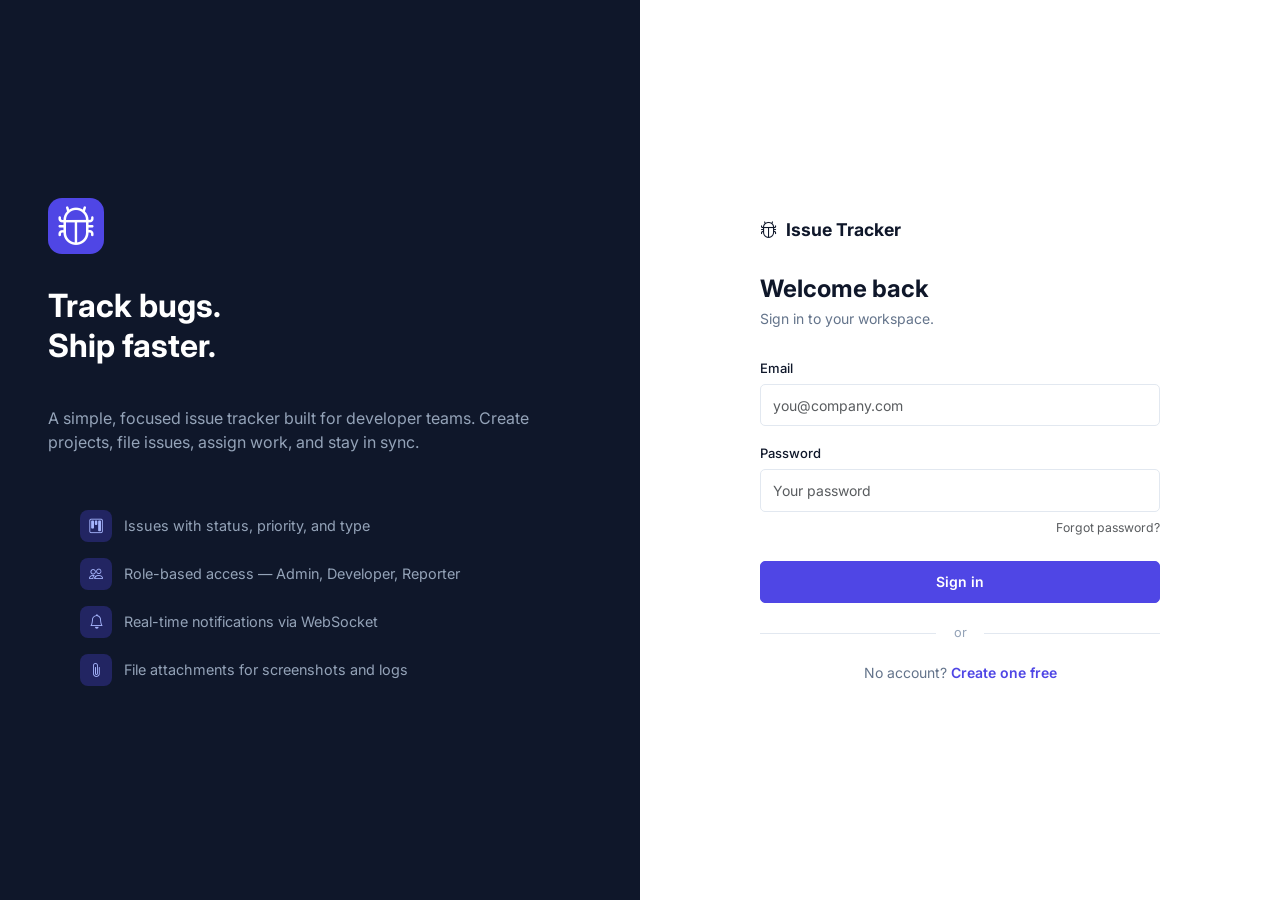
<file: frontend/index.html>
<!DOCTYPE html>
<html lang="en">
<head>
    <meta charset="UTF-8">
    <meta name="viewport" content="width=device-width, initial-scale=1.0">
    <title>Login — Issue Tracker</title>
    <link href="https://cdn.jsdelivr.net/npm/bootstrap@5.3.0/dist/css/bootstrap.min.css" rel="stylesheet">
    <link href="https://cdn.jsdelivr.net/npm/bootstrap-icons@1.11.0/font/bootstrap-icons.css" rel="stylesheet">
    <link rel="stylesheet" href="css/style.css">
</head>
<body>
<div class="auth-page">
    <div class="auth-left">
        <span class="brand-icon"><i class="bi bi-bug"></i></span>
        <h1>Track bugs.<br>Ship faster.</h1>
        <p>A simple, focused issue tracker built for developer teams. Create projects, file issues, assign work, and stay in sync.</p>
        <ul class="auth-features">
            <li><span class="feat-icon"><i class="bi bi-kanban"></i></span> Issues with status, priority, and type</li>
            <li><span class="feat-icon"><i class="bi bi-people"></i></span> Role-based access — Admin, Developer, Reporter</li>
            <li><span class="feat-icon"><i class="bi bi-bell"></i></span> Real-time notifications via WebSocket</li>
            <li><span class="feat-icon"><i class="bi bi-paperclip"></i></span> File attachments for screenshots and logs</li>
        </ul>
    </div>
    <div class="auth-right">
        <div class="auth-form-wrap">
            <a href="index.html" class="auth-logo"><i class="bi bi-bug"></i> Issue Tracker</a>
            <h2>Welcome back</h2>
            <p class="subtitle">Sign in to your workspace.</p>
            <div id="alert-area"></div>
            <form id="loginForm" novalidate>
                <div class="mb-3">
                    <label class="form-label">Email</label>
                    <input type="email" class="form-control" id="email" placeholder="you@company.com" required autocomplete="email">
                </div>
                <div class="mb-1">
                    <label class="form-label">Password</label>
                    <input type="password" class="form-control" id="password" placeholder="Your password" required autocomplete="current-password">
                </div>
                <div class="text-end mb-4">
                    <a href="forgot-password.html" class="text-muted small" style="text-decoration:none;">Forgot password?</a>
                </div>
                <button type="submit" class="btn btn-primary w-100" id="loginBtn">
                    Sign in <span id="spinner" class="spinner-border spinner-border-sm ms-2 d-none"></span>
                </button>
            </form>
            <div class="divider-text">or</div>
            <p class="text-center mb-0" style="font-size:.875rem; color:var(--text-muted);">
                No account? <a href="register.html" style="color:var(--primary); font-weight:600; text-decoration:none;">Create one free</a>
            </p>
        </div>
    </div>
</div>
<script src="https://cdn.jsdelivr.net/npm/bootstrap@5.3.0/dist/js/bootstrap.bundle.min.js"></script>
<script src="js/config.js"></script>
<script>
    if (localStorage.getItem('token')) window.location.href = 'dashboard.html';

    document.getElementById('loginForm').addEventListener('submit', async (e) => {
        e.preventDefault();
        const btn = document.getElementById('loginBtn');
        const spinner = document.getElementById('spinner');
        btn.disabled = true;
        spinner.classList.remove('d-none');
        try {
            const data = await apiFetch('/api/auth/login', {
                method: 'POST',
                body: JSON.stringify({
                    email: document.getElementById('email').value.trim(),
                    password: document.getElementById('password').value
                })
            });
            localStorage.setItem('token', data.token);
            localStorage.setItem('user', JSON.stringify(data.user));
            window.location.href = 'dashboard.html';
        } catch (err) {
            showAlert('alert-area', err.message, 'danger');
            btn.disabled = false;
            spinner.classList.add('d-none');
        }
    });
</script>
</body>
</html>
</file>
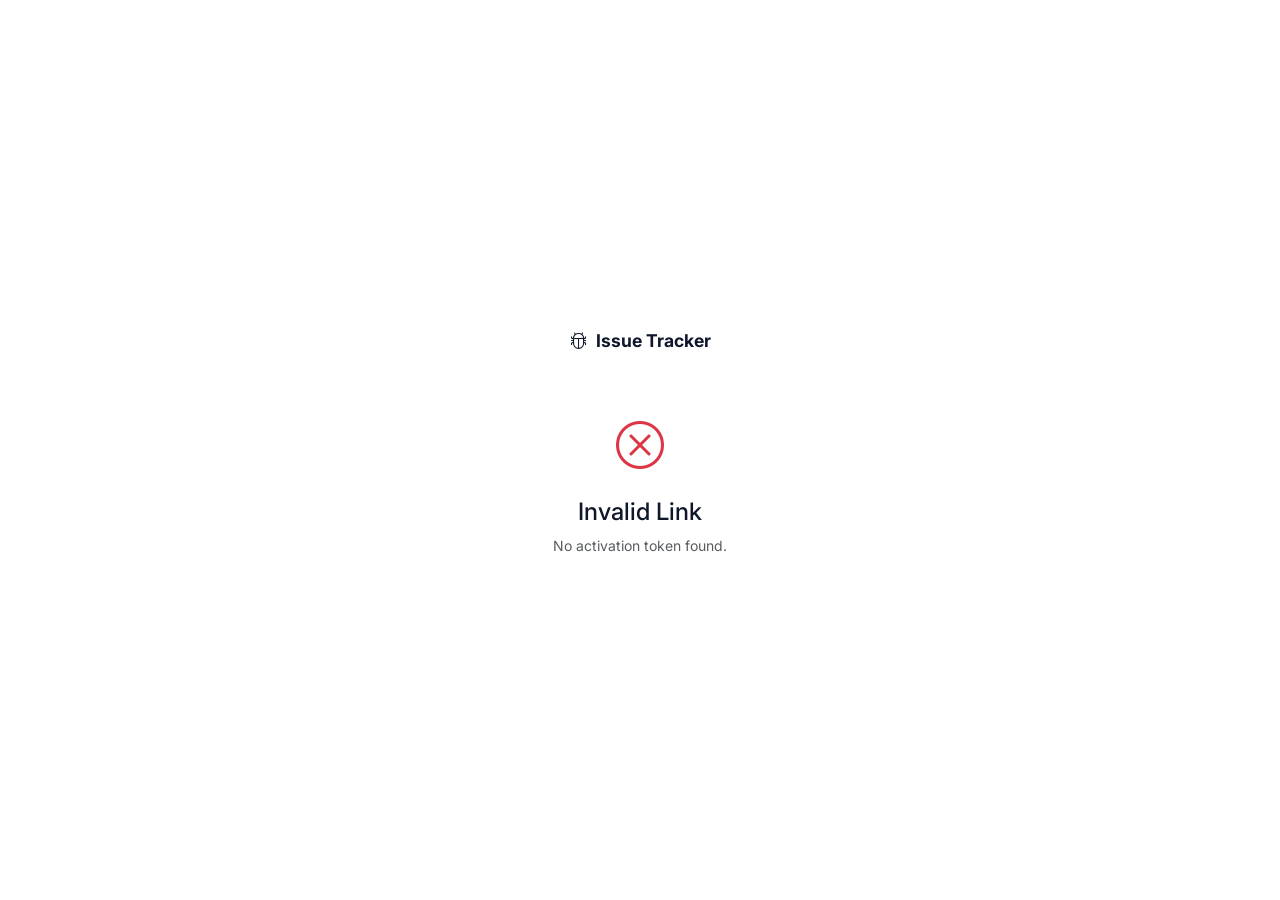
<file: frontend/activate.html>
<!DOCTYPE html>
<html lang="en">
<head>
    <meta charset="UTF-8">
    <meta name="viewport" content="width=device-width, initial-scale=1.0">
    <title>Activate Account — Issue Tracker</title>
    <link href="https://cdn.jsdelivr.net/npm/bootstrap@5.3.0/dist/css/bootstrap.min.css" rel="stylesheet">
    <link href="https://cdn.jsdelivr.net/npm/bootstrap-icons@1.11.0/font/bootstrap-icons.css" rel="stylesheet">
    <link rel="stylesheet" href="css/style.css">
</head>
<body>
<div class="auth-right" style="min-height:100vh; width:100%;">
    <div class="auth-form-wrap text-center">
        <a href="index.html" class="auth-logo" style="justify-content:center;"><i class="bi bi-bug"></i> Issue Tracker</a>
        <div id="result" class="mt-4">
            <div class="spinner-border text-primary" role="status"></div>
            <p class="mt-3 text-muted">Activating your account…</p>
        </div>
    </div>
</div>
<script src="js/config.js"></script>
<script>
    const token = new URLSearchParams(window.location.search).get('token');
    const resultEl = document.getElementById('result');

    if (!token) {
        resultEl.innerHTML = '<i class="bi bi-x-circle text-danger" style="font-size:3rem;"></i><h4 class="mt-3">Invalid Link</h4><p class="text-muted">No activation token found.</p>';
    } else {
        apiFetch('/api/auth/activate?token=' + encodeURIComponent(token))
            .then(() => {
                resultEl.innerHTML = '<i class="bi bi-check-circle text-success" style="font-size:3rem;"></i><h4 class="mt-3">Account Activated!</h4><p class="text-muted">Your account is ready. Redirecting to login…</p>';
                setTimeout(() => window.location.href = 'index.html', 2000);
            })
            .catch(err => {
                resultEl.innerHTML = `<i class="bi bi-x-circle text-danger" style="font-size:3rem;"></i><h4 class="mt-3">Activation Failed</h4><p class="text-muted">${err.message}</p><a href="index.html" class="btn btn-primary mt-2">Go to Login</a>`;
            });
    }
</script>
</body>
</html>
</file>
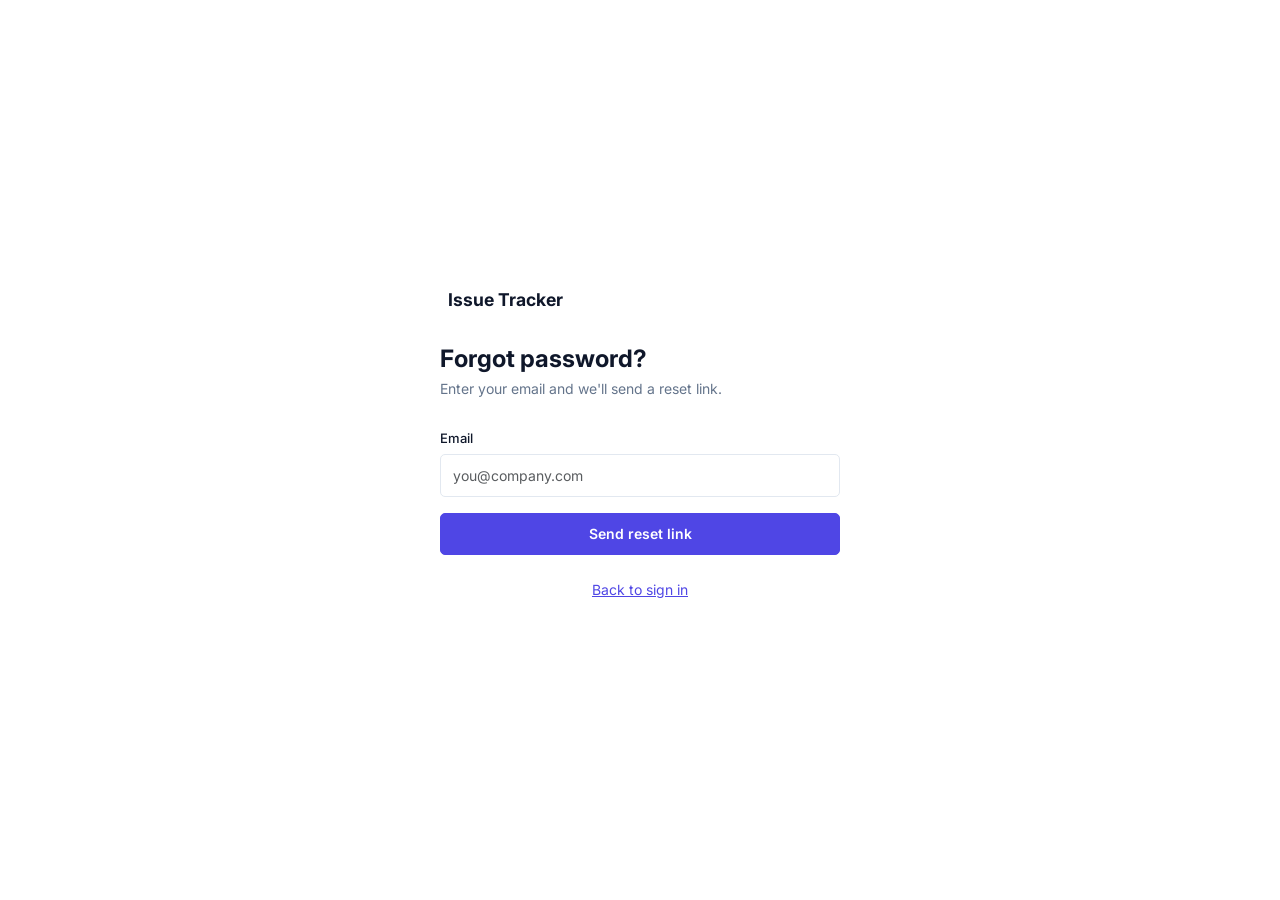
<file: frontend/forgot-password.html>
<!DOCTYPE html>
<html lang="en">
<head>
    <meta charset="UTF-8">
    <meta name="viewport" content="width=device-width, initial-scale=1.0">
    <title>Forgot Password — Issue Tracker</title>
    <link href="https://cdn.jsdelivr.net/npm/bootstrap@5.3.0/dist/css/bootstrap.min.css" rel="stylesheet">
    <link rel="stylesheet" href="css/style.css">
</head>
<body>
<div class="auth-right" style="min-height:100vh; width:100%;">
    <div class="auth-form-wrap">
        <a href="index.html" class="auth-logo"><i class="bi bi-bug"></i> Issue Tracker</a>
        <h2>Forgot password?</h2>
        <p class="subtitle">Enter your email and we'll send a reset link.</p>
        <div id="alert-area"></div>
        <form id="form" novalidate>
            <div class="mb-3">
                <label class="form-label">Email</label>
                <input type="email" class="form-control" id="email" placeholder="you@company.com" required>
            </div>
            <button type="submit" class="btn btn-primary w-100">Send reset link</button>
        </form>
        <p class="text-center mt-4" style="font-size:.875rem;"><a href="index.html" style="color:var(--primary);">Back to sign in</a></p>
    </div>
</div>
<script src="https://cdn.jsdelivr.net/npm/bootstrap@5.3.0/dist/js/bootstrap.bundle.min.js"></script>
<script src="js/config.js"></script>
<script>
    document.getElementById('form').addEventListener('submit', async (e) => {
        e.preventDefault();
        try {
            await apiFetch('/api/auth/forgot-password', { method: 'POST', body: JSON.stringify({ email: document.getElementById('email').value.trim() }) });
            showAlert('alert-area', 'If that email is registered, a reset link has been sent.', 'success');
        } catch (err) { showAlert('alert-area', err.message); }
    });
</script>
</body>
</html>
</file>
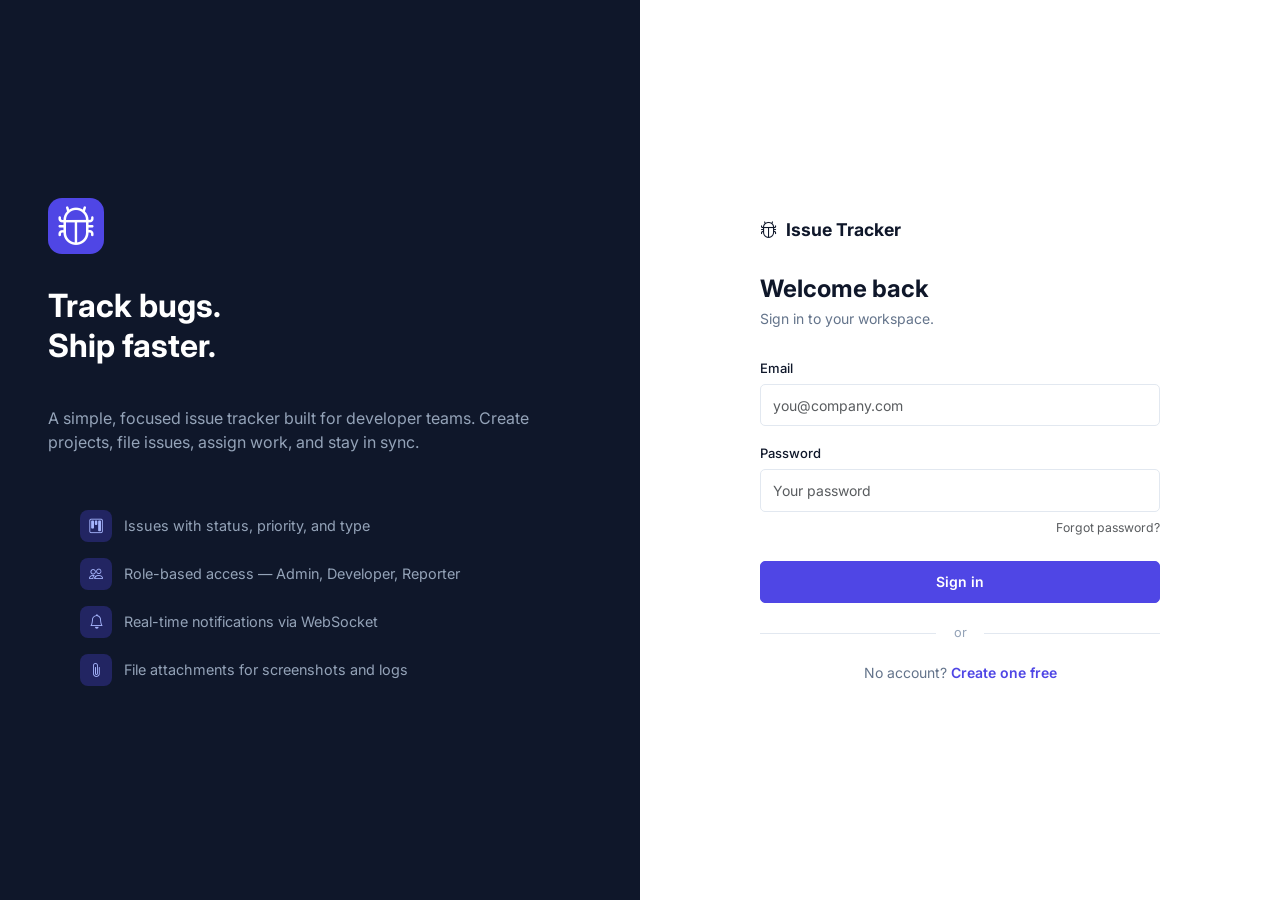
<file: frontend/my-issues.html>
<!DOCTYPE html>
<html lang="en">
<head>
    <meta charset="UTF-8">
    <meta name="viewport" content="width=device-width, initial-scale=1.0">
    <title>My Issues — Issue Tracker</title>
    <link href="https://cdn.jsdelivr.net/npm/bootstrap@5.3.0/dist/css/bootstrap.min.css" rel="stylesheet">
    <link href="https://cdn.jsdelivr.net/npm/bootstrap-icons@1.11.0/font/bootstrap-icons.css" rel="stylesheet">
    <link rel="stylesheet" href="css/style.css">
</head>
<body>
<div class="app-layout">
    <aside class="sidebar">
        <a href="dashboard.html" class="sidebar-brand"><i class="bi bi-bug"></i> Issue Tracker</a>
        <ul class="sidebar-nav">
            <li><a href="dashboard.html"><i class="bi bi-grid-1x2"></i> Dashboard</a></li>
            <li><a href="projects.html"><i class="bi bi-folder"></i> Projects</a></li>
            <li><a href="my-issues.html" class="active"><i class="bi bi-list-check"></i> My Issues</a></li>
            <li><a href="admin.html" id="adminLink" style="display:none;"><i class="bi bi-shield-check"></i> Admin</a></li>
        </ul>
        <div class="sidebar-user">
            <div class="user-avatar" id="sidebarAvatar">?</div>
            <div class="user-info">
                <div class="user-name" id="sidebarName">Loading…</div>
                <div class="user-role" id="sidebarRole"></div>
            </div>
            <button class="btn-icon" onclick="logout()" title="Sign out"><i class="bi bi-box-arrow-right" style="color:#475569;"></i></button>
        </div>
    </aside>

    <div class="main-content">
        <div class="topbar">
            <h1>My Issues</h1>
            <div class="d-flex gap-2">
                <button class="btn btn-sm" id="tabAssigned" onclick="showTab('assigned')" style="background:var(--primary); color:white; border:none; border-radius:5px; padding:.3rem .75rem; font-size:.8rem;">Assigned to Me</button>
                <button class="btn btn-sm" id="tabReported" onclick="showTab('reported')" style="background:none; border:1px solid var(--border); border-radius:5px; padding:.3rem .75rem; font-size:.8rem; color:var(--text-muted);">Reported by Me</button>
            </div>
        </div>
        <div class="page-body">
            <div class="card">
                <div class="card-body p-0">
                    <table class="issue-table w-100">
                        <thead>
                            <tr>
                                <th style="width:80px;">Type</th>
                                <th>Title</th>
                                <th style="width:100px;">Project</th>
                                <th style="width:110px;">Status</th>
                                <th style="width:90px;">Priority</th>
                                <th style="width:90px;">Created</th>
                            </tr>
                        </thead>
                        <tbody id="issuesBody">
                            <tr><td colspan="6" class="text-center py-4"><div class="spinner-border spinner-border-sm"></div></td></tr>
                        </tbody>
                    </table>
                </div>
            </div>
        </div>
    </div>
</div>
<script src="https://cdn.jsdelivr.net/npm/bootstrap@5.3.0/dist/js/bootstrap.bundle.min.js"></script>
<script src="js/config.js"></script>
<script src="js/my-issues.js"></script>
</body>
</html>
</file>
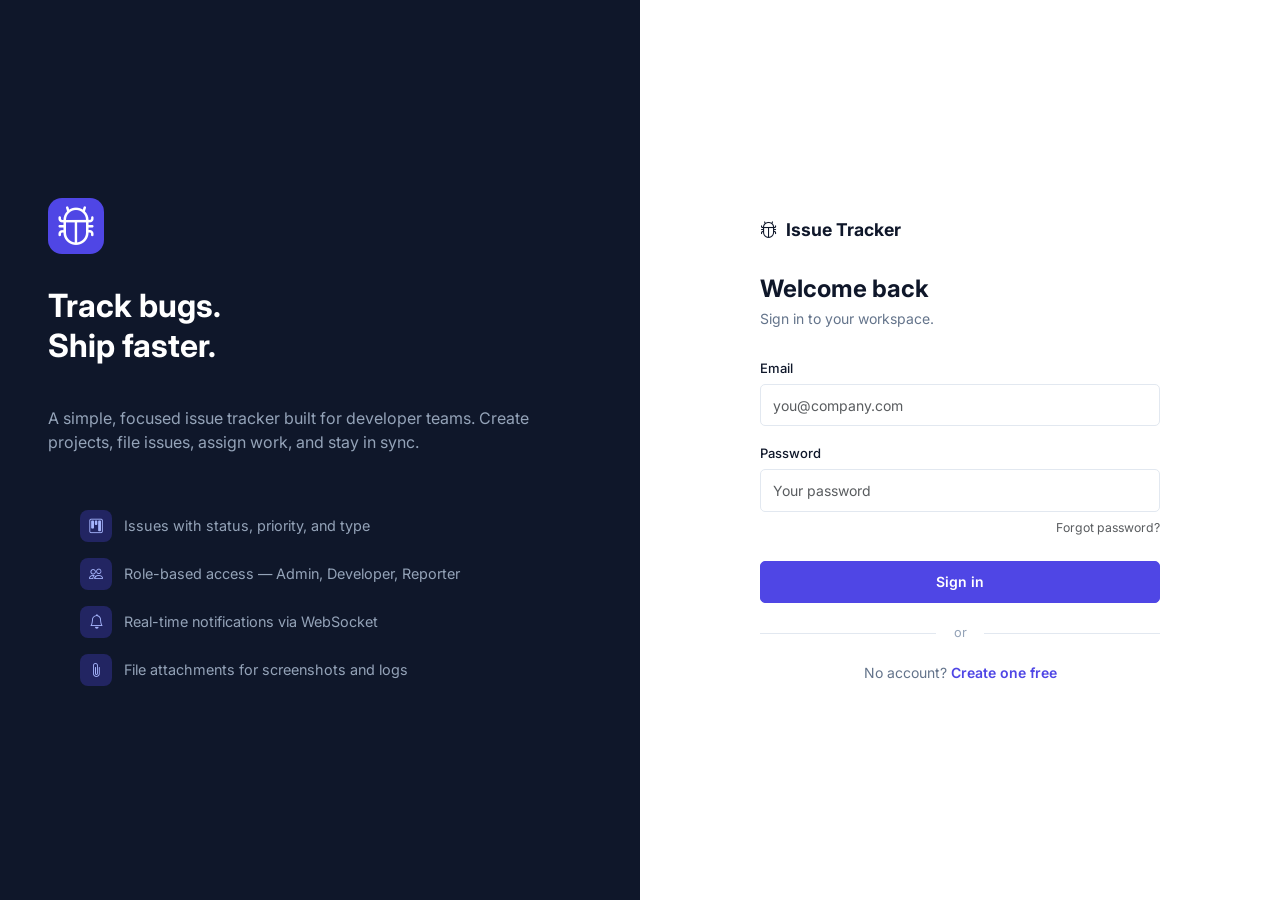
<file: frontend/project-detail.html>
<!DOCTYPE html>
<html lang="en">
<head>
    <meta charset="UTF-8">
    <meta name="viewport" content="width=device-width, initial-scale=1.0">
    <title>Project — Issue Tracker</title>
    <link href="https://cdn.jsdelivr.net/npm/bootstrap@5.3.0/dist/css/bootstrap.min.css" rel="stylesheet">
    <link href="https://cdn.jsdelivr.net/npm/bootstrap-icons@1.11.0/font/bootstrap-icons.css" rel="stylesheet">
    <link rel="stylesheet" href="css/style.css">
</head>
<body>
<div class="app-layout">
    <aside class="sidebar">
        <a href="dashboard.html" class="sidebar-brand"><i class="bi bi-bug"></i> Issue Tracker</a>
        <ul class="sidebar-nav">
            <li><a href="dashboard.html"><i class="bi bi-grid-1x2"></i> Dashboard</a></li>
            <li><a href="projects.html" class="active"><i class="bi bi-folder"></i> Projects</a></li>
            <li><a href="my-issues.html"><i class="bi bi-list-check"></i> My Issues</a></li>
            <li><a href="admin.html" id="adminLink" style="display:none;"><i class="bi bi-shield-check"></i> Admin</a></li>
        </ul>
        <div class="sidebar-user">
            <div class="user-avatar" id="sidebarAvatar">?</div>
            <div class="user-info">
                <div class="user-name" id="sidebarName">Loading…</div>
                <div class="user-role" id="sidebarRole"></div>
            </div>
            <button class="btn-icon" onclick="logout()" title="Sign out"><i class="bi bi-box-arrow-right" style="color:#475569;"></i></button>
        </div>
    </aside>

    <div class="main-content">
        <div class="topbar">
            <div>
                <span style="font-size:.8rem; color:var(--text-muted);"><a href="projects.html" style="color:var(--text-muted); text-decoration:none;">Projects</a> /</span>
                <span id="topbarProjectName" style="font-weight:600; font-size:.95rem;"> Loading…</span>
            </div>
            <div class="d-flex gap-2">
                <button class="btn btn-sm btn-outline-primary" data-bs-toggle="modal" data-bs-target="#addMemberModal">
                    <i class="bi bi-person-plus me-1"></i>Add Member
                </button>
                <button class="btn btn-sm btn-primary" data-bs-toggle="modal" data-bs-target="#newIssueModal">
                    <i class="bi bi-plus me-1"></i>New Issue
                </button>
            </div>
        </div>

        <div class="page-body">
            <div id="alert-area"></div>

            <!-- Project header -->
            <div class="mb-3 d-flex align-items-center gap-2 flex-wrap">
                <span class="project-key" id="projectKeyBadge">—</span>
                <span id="projectDesc" class="text-muted" style="font-size:.85rem;"></span>
            </div>

            <!-- Members -->
            <div class="mb-3" id="membersRow" style="font-size:.8rem; color:var(--text-muted);"></div>

            <!-- Filters -->
            <div class="filter-bar">
                <select class="form-select" id="filterStatus" style="width:auto;">
                    <option value="">All Statuses</option>
                    <option value="OPEN">Open</option>
                    <option value="IN_PROGRESS">In Progress</option>
                    <option value="IN_REVIEW">In Review</option>
                    <option value="RESOLVED">Resolved</option>
                    <option value="CLOSED">Closed</option>
                </select>
                <select class="form-select" id="filterPriority" style="width:auto;">
                    <option value="">All Priorities</option>
                    <option value="CRITICAL">Critical</option>
                    <option value="HIGH">High</option>
                    <option value="MEDIUM">Medium</option>
                    <option value="LOW">Low</option>
                </select>
                <select class="form-select" id="filterType" style="width:auto;">
                    <option value="">All Types</option>
                    <option value="BUG">Bug</option>
                    <option value="FEATURE">Feature</option>
                    <option value="TASK">Task</option>
                    <option value="IMPROVEMENT">Improvement</option>
                </select>
                <input type="text" class="form-control" id="filterSearch" placeholder="Search issues…" style="width:200px;">
            </div>

            <!-- Issues table -->
            <div class="card">
                <div class="card-body p-0">
                    <table class="issue-table w-100">
                        <thead>
                            <tr>
                                <th style="width:80px;">Type</th>
                                <th>Title</th>
                                <th style="width:110px;">Status</th>
                                <th style="width:90px;">Priority</th>
                                <th style="width:120px;">Assignee</th>
                                <th style="width:90px;">Created</th>
                                <th style="width:60px;"></th>
                            </tr>
                        </thead>
                        <tbody id="issuesTableBody">
                            <tr><td colspan="7" class="text-center py-4 text-muted"><div class="spinner-border spinner-border-sm"></div></td></tr>
                        </tbody>
                    </table>
                </div>
            </div>
        </div>
    </div>
</div>

<!-- New Issue Modal -->
<div class="modal fade" id="newIssueModal" tabindex="-1">
    <div class="modal-dialog modal-lg">
        <div class="modal-content">
            <div class="modal-header">
                <h5 class="modal-title">Create Issue</h5>
                <button type="button" class="btn-close" data-bs-dismiss="modal"></button>
            </div>
            <div class="modal-body">
                <div id="issue-modal-alert"></div>
                <div class="mb-3">
                    <label class="form-label">Title <span class="text-danger">*</span></label>
                    <input type="text" class="form-control" id="issueTitle" placeholder="Short description of the issue">
                </div>
                <div class="mb-3">
                    <label class="form-label">Description</label>
                    <textarea class="form-control" id="issueDescription" rows="4" placeholder="Steps to reproduce, expected vs actual behavior…"></textarea>
                </div>
                <div class="row g-3">
                    <div class="col-sm-4">
                        <label class="form-label">Type</label>
                        <select class="form-select" id="issueType">
                            <option value="BUG">🐛 Bug</option>
                            <option value="FEATURE">✨ Feature</option>
                            <option value="TASK">✓ Task</option>
                            <option value="IMPROVEMENT">⬆ Improvement</option>
                        </select>
                    </div>
                    <div class="col-sm-4">
                        <label class="form-label">Priority</label>
                        <select class="form-select" id="issuePriority">
                            <option value="LOW">↓ Low</option>
                            <option value="MEDIUM" selected>→ Medium</option>
                            <option value="HIGH">↑ High</option>
                            <option value="CRITICAL">⚡ Critical</option>
                        </select>
                    </div>
                    <div class="col-sm-4">
                        <label class="form-label">Assignee</label>
                        <select class="form-select" id="issueAssignee">
                            <option value="">Unassigned</option>
                        </select>
                    </div>
                </div>
            </div>
            <div class="modal-footer">
                <button class="btn btn-sm btn-outline-secondary" data-bs-dismiss="modal">Cancel</button>
                <button class="btn btn-sm btn-primary" id="createIssueBtn">Create Issue</button>
            </div>
        </div>
    </div>
</div>

<!-- Add Member Modal -->
<div class="modal fade" id="addMemberModal" tabindex="-1">
    <div class="modal-dialog modal-sm">
        <div class="modal-content">
            <div class="modal-header">
                <h5 class="modal-title">Add Member</h5>
                <button type="button" class="btn-close" data-bs-dismiss="modal"></button>
            </div>
            <div class="modal-body">
                <div id="member-modal-alert"></div>
                <label class="form-label">Email address</label>
                <input type="email" class="form-control" id="memberEmail" placeholder="colleague@company.com">
            </div>
            <div class="modal-footer">
                <button class="btn btn-sm btn-outline-secondary" data-bs-dismiss="modal">Cancel</button>
                <button class="btn btn-sm btn-primary" id="addMemberBtn">Add</button>
            </div>
        </div>
    </div>
</div>

<script src="https://cdn.jsdelivr.net/npm/bootstrap@5.3.0/dist/js/bootstrap.bundle.min.js"></script>
<script src="js/config.js"></script>
<script src="js/project-detail.js"></script>
</body>
</html>
</file>
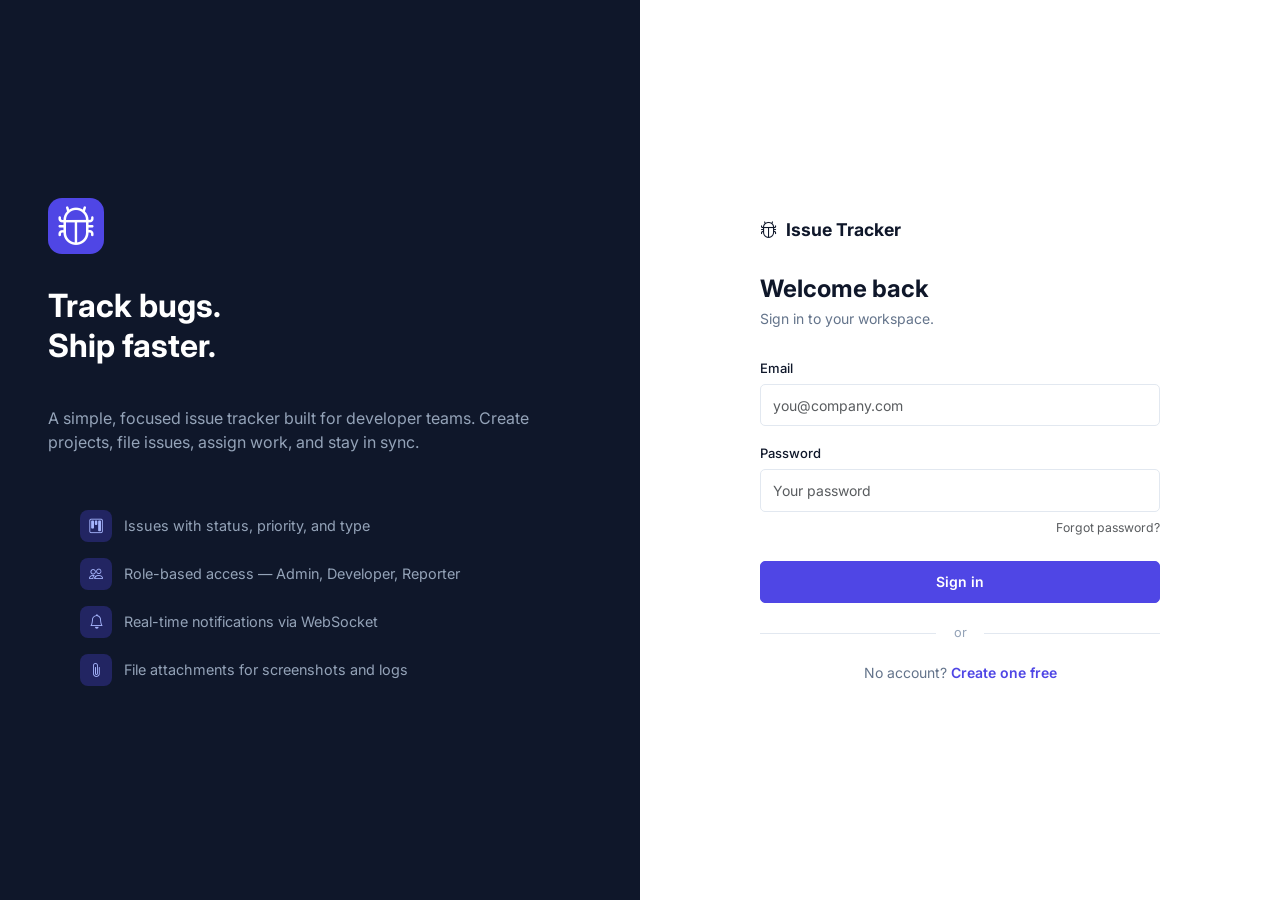
<file: frontend/projects.html>
<!DOCTYPE html>
<html lang="en">
<head>
    <meta charset="UTF-8">
    <meta name="viewport" content="width=device-width, initial-scale=1.0">
    <title>Projects — Issue Tracker</title>
    <link href="https://cdn.jsdelivr.net/npm/bootstrap@5.3.0/dist/css/bootstrap.min.css" rel="stylesheet">
    <link href="https://cdn.jsdelivr.net/npm/bootstrap-icons@1.11.0/font/bootstrap-icons.css" rel="stylesheet">
    <link rel="stylesheet" href="css/style.css">
</head>
<body>
<div class="app-layout">
    <aside class="sidebar">
        <a href="dashboard.html" class="sidebar-brand"><i class="bi bi-bug"></i> Issue Tracker</a>
        <ul class="sidebar-nav">
            <li><a href="dashboard.html"><i class="bi bi-grid-1x2"></i> Dashboard</a></li>
            <li><a href="projects.html" class="active"><i class="bi bi-folder"></i> Projects</a></li>
            <li><a href="my-issues.html"><i class="bi bi-list-check"></i> My Issues</a></li>
            <li><a href="admin.html" id="adminLink" style="display:none;"><i class="bi bi-shield-check"></i> Admin</a></li>
        </ul>
        <div class="sidebar-user">
            <div class="user-avatar" id="sidebarAvatar">?</div>
            <div class="user-info">
                <div class="user-name" id="sidebarName">Loading…</div>
                <div class="user-role" id="sidebarRole"></div>
            </div>
            <button class="btn-icon" onclick="logout()" title="Sign out"><i class="bi bi-box-arrow-right" style="color:#475569;"></i></button>
        </div>
    </aside>

    <div class="main-content">
        <div class="topbar">
            <h1>Projects</h1>
            <button class="btn btn-primary btn-sm" data-bs-toggle="modal" data-bs-target="#newProjectModal">
                <i class="bi bi-plus me-1"></i>New Project
            </button>
        </div>
        <div class="page-body">
            <div id="alert-area"></div>
            <div class="row g-3" id="projectsGrid">
                <div class="col-12 text-center text-muted py-4"><div class="spinner-border spinner-border-sm"></div></div>
            </div>
        </div>
    </div>
</div>

<!-- New Project Modal -->
<div class="modal fade" id="newProjectModal" tabindex="-1">
    <div class="modal-dialog">
        <div class="modal-content">
            <div class="modal-header">
                <h5 class="modal-title">Create New Project</h5>
                <button type="button" class="btn-close" data-bs-dismiss="modal"></button>
            </div>
            <div class="modal-body">
                <div id="modal-alert"></div>
                <div class="mb-3">
                    <label class="form-label">Project Name</label>
                    <input type="text" class="form-control" id="projectName" placeholder="e.g. Mobile App">
                </div>
                <div class="mb-3">
                    <label class="form-label">Project Key <span class="text-muted" style="font-size:.75rem;">(2–10 uppercase letters, e.g. MOBILE)</span></label>
                    <input type="text" class="form-control" id="projectKey" placeholder="MOBILE" style="font-family:monospace; text-transform:uppercase;">
                </div>
                <div class="mb-3">
                    <label class="form-label">Description <span class="text-muted" style="font-size:.75rem;">(optional)</span></label>
                    <textarea class="form-control" id="projectDesc" rows="2" placeholder="What is this project about?"></textarea>
                </div>
            </div>
            <div class="modal-footer">
                <button class="btn btn-sm btn-outline-secondary" data-bs-dismiss="modal">Cancel</button>
                <button class="btn btn-sm btn-primary" id="createProjectBtn">Create Project</button>
            </div>
        </div>
    </div>
</div>

<script src="https://cdn.jsdelivr.net/npm/bootstrap@5.3.0/dist/js/bootstrap.bundle.min.js"></script>
<script src="js/config.js"></script>
<script src="js/projects.js"></script>
</body>
</html>
</file>
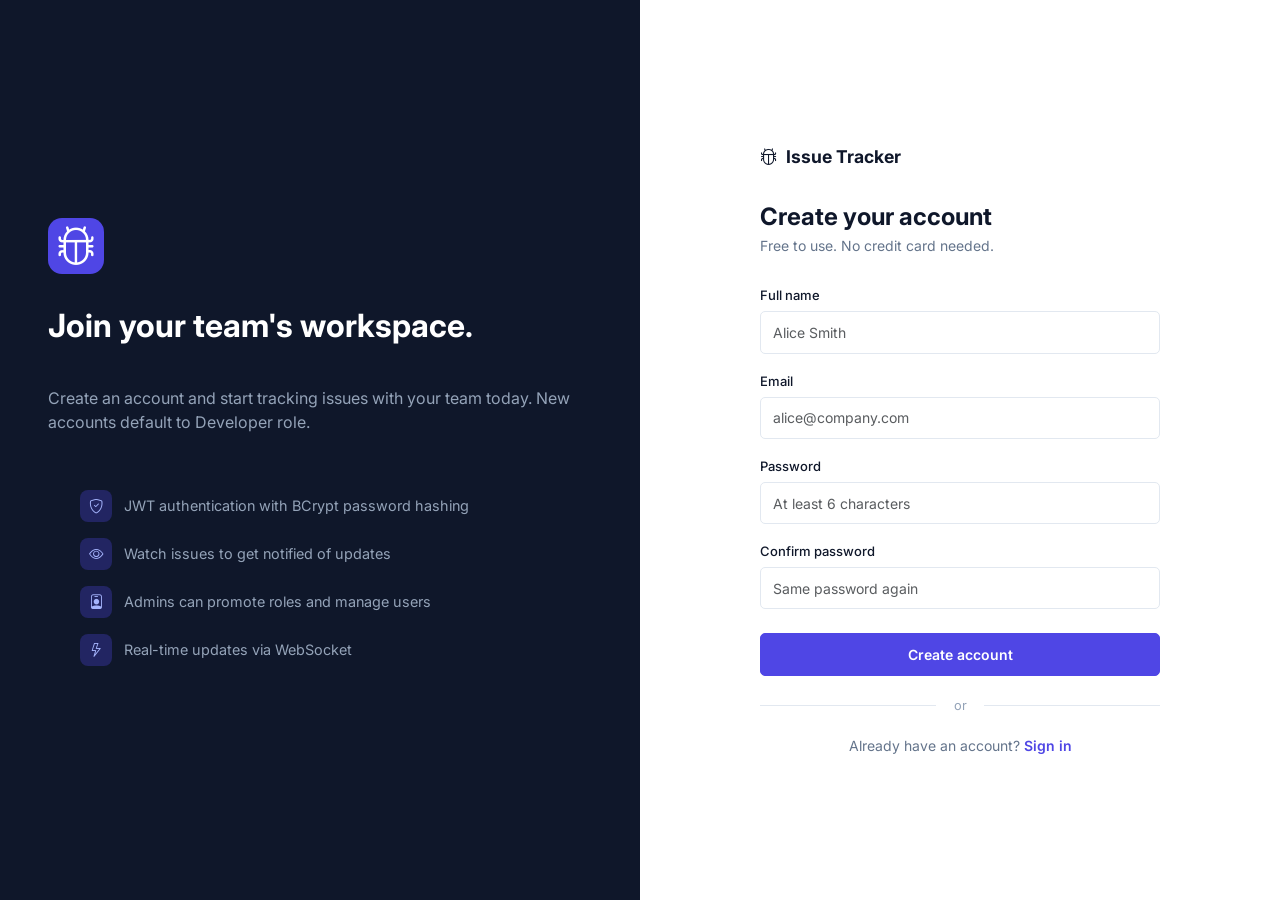
<file: frontend/register.html>
<!DOCTYPE html>
<html lang="en">
<head>
    <meta charset="UTF-8">
    <meta name="viewport" content="width=device-width, initial-scale=1.0">
    <title>Register — Issue Tracker</title>
    <link href="https://cdn.jsdelivr.net/npm/bootstrap@5.3.0/dist/css/bootstrap.min.css" rel="stylesheet">
    <link href="https://cdn.jsdelivr.net/npm/bootstrap-icons@1.11.0/font/bootstrap-icons.css" rel="stylesheet">
    <link rel="stylesheet" href="css/style.css">
</head>
<body>
<div class="auth-page">
    <div class="auth-left">
        <span class="brand-icon"><i class="bi bi-bug"></i></span>
        <h1>Join your team's workspace.</h1>
        <p>Create an account and start tracking issues with your team today. New accounts default to Developer role.</p>
        <ul class="auth-features">
            <li><span class="feat-icon"><i class="bi bi-shield-check"></i></span> JWT authentication with BCrypt password hashing</li>
            <li><span class="feat-icon"><i class="bi bi-eye"></i></span> Watch issues to get notified of updates</li>
            <li><span class="feat-icon"><i class="bi bi-person-badge"></i></span> Admins can promote roles and manage users</li>
            <li><span class="feat-icon"><i class="bi bi-lightning"></i></span> Real-time updates via WebSocket</li>
        </ul>
    </div>
    <div class="auth-right">
        <div class="auth-form-wrap">
            <a href="index.html" class="auth-logo"><i class="bi bi-bug"></i> Issue Tracker</a>
            <h2>Create your account</h2>
            <p class="subtitle">Free to use. No credit card needed.</p>
            <div id="alert-area"></div>
            <form id="registerForm" novalidate>
                <div class="mb-3">
                    <label class="form-label">Full name</label>
                    <input type="text" class="form-control" id="name" placeholder="Alice Smith" required minlength="2" autocomplete="name">
                </div>
                <div class="mb-3">
                    <label class="form-label">Email</label>
                    <input type="email" class="form-control" id="email" placeholder="alice@company.com" required autocomplete="email">
                </div>
                <div class="mb-3">
                    <label class="form-label">Password</label>
                    <input type="password" class="form-control" id="password" placeholder="At least 6 characters" required minlength="6" autocomplete="new-password">
                </div>
                <div class="mb-4">
                    <label class="form-label">Confirm password</label>
                    <input type="password" class="form-control" id="confirmPassword" placeholder="Same password again" required autocomplete="new-password">
                </div>
                <button type="submit" class="btn btn-primary w-100" id="registerBtn">
                    Create account <span id="spinner" class="spinner-border spinner-border-sm ms-2 d-none"></span>
                </button>
            </form>
            <div class="divider-text">or</div>
            <p class="text-center mb-0" style="font-size:.875rem; color:var(--text-muted);">
                Already have an account? <a href="index.html" style="color:var(--primary); font-weight:600; text-decoration:none;">Sign in</a>
            </p>
        </div>
    </div>
</div>
<script src="https://cdn.jsdelivr.net/npm/bootstrap@5.3.0/dist/js/bootstrap.bundle.min.js"></script>
<script src="js/config.js"></script>
<script>
    document.getElementById('registerForm').addEventListener('submit', async (e) => {
        e.preventDefault();
        const password = document.getElementById('password').value;
        const confirm  = document.getElementById('confirmPassword').value;
        if (password !== confirm) { showAlert('alert-area', 'Passwords do not match.', 'danger'); return; }

        const btn = document.getElementById('registerBtn');
        const spinner = document.getElementById('spinner');
        btn.disabled = true; spinner.classList.remove('d-none');

        try {
            await apiFetch('/api/auth/register', {
                method: 'POST',
                body: JSON.stringify({
                    name: document.getElementById('name').value.trim(),
                    email: document.getElementById('email').value.trim(),
                    password
                })
            });
            showAlert('alert-area', '<strong>Account created!</strong> Redirecting to login…', 'success');
            document.getElementById('registerForm').reset();
            setTimeout(() => window.location.href = 'index.html', 1200);
        } catch (err) {
            showAlert('alert-area', err.message, 'danger');
            btn.disabled = false; spinner.classList.add('d-none');
        }
    });
</script>
</body>
</html>
</file>
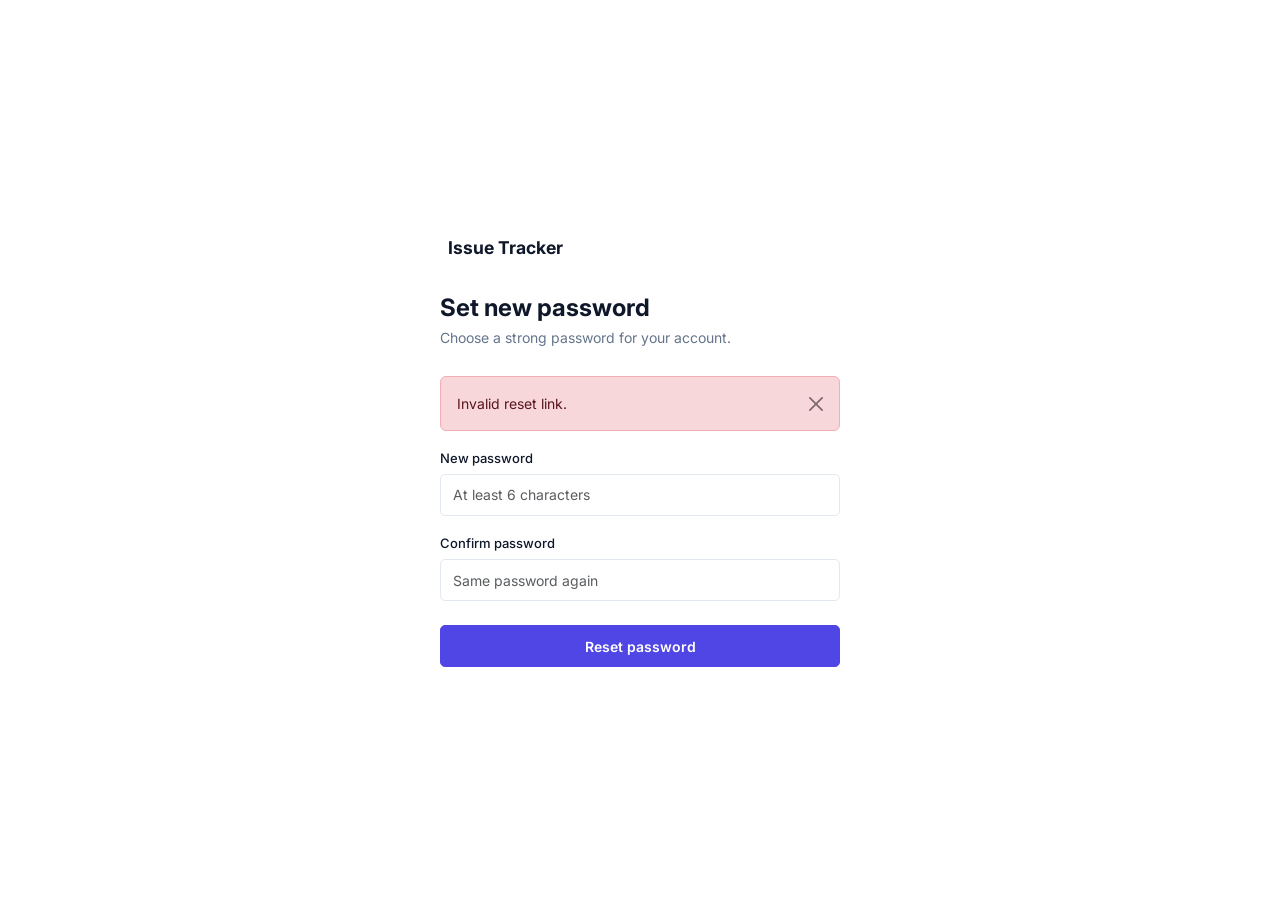
<file: frontend/reset-password.html>
<!DOCTYPE html>
<html lang="en">
<head>
    <meta charset="UTF-8">
    <meta name="viewport" content="width=device-width, initial-scale=1.0">
    <title>Reset Password — Issue Tracker</title>
    <link href="https://cdn.jsdelivr.net/npm/bootstrap@5.3.0/dist/css/bootstrap.min.css" rel="stylesheet">
    <link rel="stylesheet" href="css/style.css">
</head>
<body>
<div class="auth-right" style="min-height:100vh; width:100%;">
    <div class="auth-form-wrap">
        <a href="index.html" class="auth-logo"><i class="bi bi-bug"></i> Issue Tracker</a>
        <h2>Set new password</h2>
        <p class="subtitle">Choose a strong password for your account.</p>
        <div id="alert-area"></div>
        <form id="form" novalidate>
            <div class="mb-3">
                <label class="form-label">New password</label>
                <input type="password" class="form-control" id="password" placeholder="At least 6 characters" required minlength="6">
            </div>
            <div class="mb-4">
                <label class="form-label">Confirm password</label>
                <input type="password" class="form-control" id="confirm" placeholder="Same password again" required>
            </div>
            <button type="submit" class="btn btn-primary w-100">Reset password</button>
        </form>
    </div>
</div>
<script src="https://cdn.jsdelivr.net/npm/bootstrap@5.3.0/dist/js/bootstrap.bundle.min.js"></script>
<script src="js/config.js"></script>
<script>
    const token = new URLSearchParams(window.location.search).get('token');
    if (!token) { showAlert('alert-area', 'Invalid reset link.'); }

    document.getElementById('form').addEventListener('submit', async (e) => {
        e.preventDefault();
        const password = document.getElementById('password').value;
        if (password !== document.getElementById('confirm').value) { showAlert('alert-area', 'Passwords do not match.'); return; }
        try {
            await apiFetch('/api/auth/reset-password', { method: 'POST', body: JSON.stringify({ token, newPassword: password }) });
            showAlert('alert-area', 'Password reset! Redirecting to login…', 'success');
            setTimeout(() => window.location.href = 'index.html', 1500);
        } catch (err) { showAlert('alert-area', err.message); }
    });
</script>
</body>
</html>
</file>
<file: frontend/css/style.css>
/* ===================================================
   Issue Tracker — Global Styles
   Design language: clean, dense, professional (like Linear or Jira but simpler)
   Colors: slate-900 sidebar, white main, indigo accents
   =================================================== */

@import url('https://fonts.googleapis.com/css2?family=Inter:wght@400;500;600;700&display=swap');

:root {
    --primary: #4f46e5;       /* indigo */
    --primary-dark: #4338ca;
    --primary-light: #eef2ff;
    --danger: #ef4444;
    --warning: #f59e0b;
    --success: #10b981;
    --info: #3b82f6;

    --sidebar-bg: #0f172a;    /* slate-900 */
    --sidebar-text: #94a3b8;  /* slate-400 */
    --sidebar-active: #f8fafc;
    --sidebar-hover: #1e293b; /* slate-800 */

    --bg: #f8fafc;            /* page background */
    --surface: #ffffff;
    --border: #e2e8f0;
    --text: #0f172a;
    --text-muted: #64748b;
    --text-light: #94a3b8;

    --radius: 8px;
    --radius-sm: 5px;
    --shadow: 0 1px 3px rgba(0,0,0,.08), 0 1px 2px rgba(0,0,0,.04);
    --shadow-md: 0 4px 6px -1px rgba(0,0,0,.1), 0 2px 4px -1px rgba(0,0,0,.06);
}

* { box-sizing: border-box; margin: 0; padding: 0; }

body {
    font-family: 'Inter', -apple-system, BlinkMacSystemFont, sans-serif;
    font-size: 14px;
    color: var(--text);
    background: var(--bg);
    line-height: 1.5;
}

/* ── AUTH PAGES ───────────────────────────────── */
.auth-page {
    min-height: 100vh;
    display: grid;
    grid-template-columns: 1fr 1fr;
}

@media (max-width: 768px) {
    .auth-page { grid-template-columns: 1fr; }
    .auth-left  { display: none; }
}

.auth-left {
    background: var(--sidebar-bg);
    color: white;
    display: flex;
    flex-direction: column;
    justify-content: center;
    padding: 4rem 3rem;
    gap: 2rem;
}

.auth-left .brand-icon {
    font-size: 2.5rem;
    background: var(--primary);
    width: 56px; height: 56px;
    border-radius: 14px;
    display: flex; align-items: center; justify-content: center;
}

.auth-left h1 { font-size: 2rem; font-weight: 700; line-height: 1.25; }
.auth-left p  { color: var(--sidebar-text); font-size: 1rem; }

.auth-features {
    list-style: none;
    display: flex;
    flex-direction: column;
    gap: 1rem;
    margin-top: .5rem;
}

.auth-features li {
    display: flex;
    align-items: center;
    gap: .75rem;
    color: var(--sidebar-text);
    font-size: .9rem;
}

.feat-icon {
    background: rgba(79,70,229,.3);
    color: #a5b4fc;
    width: 32px; height: 32px;
    border-radius: 8px;
    display: flex; align-items: center; justify-content: center;
    flex-shrink: 0;
}

.auth-right {
    display: flex;
    align-items: center;
    justify-content: center;
    padding: 2rem;
    background: white;
}

.auth-form-wrap {
    width: 100%;
    max-width: 400px;
}

.auth-logo {
    display: inline-flex;
    align-items: center;
    gap: .5rem;
    text-decoration: none;
    font-weight: 700;
    font-size: 1.1rem;
    color: var(--text);
    margin-bottom: 2rem;
}

.auth-form-wrap h2 {
    font-size: 1.5rem;
    font-weight: 700;
    margin-bottom: .25rem;
}

.auth-form-wrap .subtitle {
    color: var(--text-muted);
    margin-bottom: 1.75rem;
    font-size: .875rem;
}

.form-label { font-weight: 500; font-size: .8125rem; color: var(--text); margin-bottom: .35rem; }
.form-control {
    border-radius: var(--radius-sm);
    border: 1px solid var(--border);
    padding: .6rem .75rem;
    font-size: .875rem;
    transition: border-color .15s;
}
.form-control:focus {
    border-color: var(--primary);
    box-shadow: 0 0 0 3px rgba(79,70,229,.12);
    outline: none;
}

.btn-primary {
    background: var(--primary);
    border-color: var(--primary);
    font-weight: 600;
    padding: .6rem 1.25rem;
    border-radius: var(--radius-sm);
    font-size: .875rem;
    transition: background .15s;
}
.btn-primary:hover { background: var(--primary-dark); border-color: var(--primary-dark); }

.divider-text {
    text-align: center;
    color: var(--text-light);
    font-size: .8rem;
    margin: 1.25rem 0;
    position: relative;
}
.divider-text::before, .divider-text::after {
    content: '';
    position: absolute;
    top: 50%;
    width: 44%;
    height: 1px;
    background: var(--border);
}
.divider-text::before { left: 0; }
.divider-text::after  { right: 0; }

/* ── APP LAYOUT ───────────────────────────────── */
.app-layout {
    display: flex;
    min-height: 100vh;
}

/* ── SIDEBAR ──────────────────────────────────── */
.sidebar {
    width: 220px;
    min-height: 100vh;
    background: var(--sidebar-bg);
    display: flex;
    flex-direction: column;
    position: fixed;
    top: 0; left: 0; bottom: 0;
    z-index: 100;
}

.sidebar-brand {
    display: flex;
    align-items: center;
    gap: .6rem;
    padding: 1.25rem 1rem;
    color: white;
    text-decoration: none;
    font-weight: 700;
    font-size: .95rem;
    border-bottom: 1px solid rgba(255,255,255,.07);
}

.sidebar-brand i { color: var(--primary); font-size: 1.2rem; }

.sidebar-section {
    padding: 1rem 1rem .25rem;
    font-size: .65rem;
    font-weight: 600;
    letter-spacing: .08em;
    text-transform: uppercase;
    color: #475569;
}

.sidebar-nav {
    list-style: none;
    flex: 1;
    padding: .5rem 0;
}

.sidebar-nav li a {
    display: flex;
    align-items: center;
    gap: .65rem;
    padding: .55rem 1rem;
    color: var(--sidebar-text);
    text-decoration: none;
    font-size: .875rem;
    border-radius: 6px;
    margin: 1px 8px;
    transition: all .15s;
}

.sidebar-nav li a:hover { background: var(--sidebar-hover); color: white; }
.sidebar-nav li a.active { background: rgba(79,70,229,.3); color: white; }
.sidebar-nav li a i { font-size: 1rem; width: 16px; }

.sidebar-user {
    display: flex;
    align-items: center;
    gap: .6rem;
    padding: .75rem 1rem;
    border-top: 1px solid rgba(255,255,255,.07);
    margin-top: auto;
}

.user-avatar {
    width: 32px; height: 32px;
    background: var(--primary);
    border-radius: 50%;
    display: flex; align-items: center; justify-content: center;
    color: white;
    font-weight: 700;
    font-size: .8rem;
    flex-shrink: 0;
}

.user-info { flex: 1; overflow: hidden; }
.user-name  { color: white; font-size: .8rem; font-weight: 600; white-space: nowrap; overflow: hidden; text-overflow: ellipsis; }
.user-role  { color: var(--sidebar-text); font-size: .7rem; }

/* ── MAIN CONTENT ─────────────────────────────── */
.main-content {
    margin-left: 220px;
    flex: 1;
    display: flex;
    flex-direction: column;
    min-height: 100vh;
}

.topbar {
    display: flex;
    align-items: center;
    justify-content: space-between;
    padding: .875rem 1.5rem;
    background: var(--surface);
    border-bottom: 1px solid var(--border);
    position: sticky;
    top: 0;
    z-index: 50;
}

.topbar h1 { font-size: 1rem; font-weight: 600; }

.page-body { padding: 1.5rem; }

/* ── STAT CARDS ───────────────────────────────── */
.stat-card {
    background: var(--surface);
    border: 1px solid var(--border);
    border-radius: var(--radius);
    padding: 1.25rem;
    display: flex;
    align-items: center;
    gap: 1rem;
    box-shadow: var(--shadow);
}

.stat-icon {
    width: 42px; height: 42px;
    border-radius: 10px;
    display: flex; align-items: center; justify-content: center;
    font-size: 1.25rem;
    flex-shrink: 0;
}

.stat-icon.indigo  { background: #eef2ff; color: var(--primary); }
.stat-icon.red     { background: #fef2f2; color: var(--danger); }
.stat-icon.amber   { background: #fffbeb; color: var(--warning); }
.stat-icon.green   { background: #ecfdf5; color: var(--success); }

.stat-label { font-size: .75rem; color: var(--text-muted); font-weight: 500; }
.stat-value { font-size: 1.5rem; font-weight: 700; line-height: 1.2; }

/* ── CARDS ────────────────────────────────────── */
.card {
    background: var(--surface);
    border: 1px solid var(--border);
    border-radius: var(--radius);
    box-shadow: var(--shadow);
}

.card-header {
    padding: 1rem 1.25rem;
    border-bottom: 1px solid var(--border);
    display: flex;
    align-items: center;
    justify-content: space-between;
}

.card-header h5 { font-size: .9rem; font-weight: 600; margin: 0; }
.card-body  { padding: 1.25rem; }

/* ── ISSUE TABLE ──────────────────────────────── */
.issue-table { width: 100%; border-collapse: collapse; }
.issue-table th {
    font-size: .7rem;
    font-weight: 600;
    text-transform: uppercase;
    letter-spacing: .05em;
    color: var(--text-muted);
    padding: .6rem .75rem;
    border-bottom: 1px solid var(--border);
    text-align: left;
    background: #f8fafc;
}
.issue-table td {
    padding: .7rem .75rem;
    border-bottom: 1px solid var(--border);
    vertical-align: middle;
}
.issue-table tr:last-child td { border-bottom: none; }
.issue-table tr:hover td { background: #f8fafc; }
.issue-table a { color: var(--text); text-decoration: none; font-weight: 500; }
.issue-table a:hover { color: var(--primary); }

/* ── BADGES ───────────────────────────────────── */
.badge-status {
    display: inline-flex; align-items: center;
    padding: .2rem .55rem;
    border-radius: 99px;
    font-size: .7rem;
    font-weight: 600;
    white-space: nowrap;
}

.badge-status.open        { background: #eff6ff; color: #2563eb; }
.badge-status.in_progress { background: #fffbeb; color: #d97706; }
.badge-status.in_review   { background: #f5f3ff; color: #7c3aed; }
.badge-status.resolved    { background: #ecfdf5; color: #059669; }
.badge-status.closed      { background: #f1f5f9; color: #64748b; }

.badge-priority {
    display: inline-flex; align-items: center; gap: .25rem;
    font-size: .7rem; font-weight: 600;
}
.badge-priority.low      { color: #64748b; }
.badge-priority.medium   { color: #d97706; }
.badge-priority.high     { color: #dc2626; }
.badge-priority.critical { color: #7f1d1d; background: #fef2f2; padding: .15rem .4rem; border-radius: 4px; }

.badge-type {
    font-size: .7rem;
    padding: .15rem .45rem;
    border-radius: 4px;
    font-weight: 500;
}
.badge-type.bug         { background: #fef2f2; color: #dc2626; }
.badge-type.feature     { background: #eff6ff; color: #2563eb; }
.badge-type.task        { background: #f0fdf4; color: #16a34a; }
.badge-type.improvement { background: #fdf4ff; color: #9333ea; }

/* ── ROLE BADGE ───────────────────────────────── */
.badge-role {
    font-size: .65rem;
    padding: .15rem .45rem;
    border-radius: 4px;
    font-weight: 600;
}
.badge-role.admin     { background: #fef2f2; color: #dc2626; }
.badge-role.developer { background: #eff6ff; color: #2563eb; }
.badge-role.reporter  { background: #f0fdf4; color: #16a34a; }

/* ── PROJECT CARD ─────────────────────────────── */
.project-card {
    background: var(--surface);
    border: 1px solid var(--border);
    border-radius: var(--radius);
    padding: 1.25rem;
    text-decoration: none;
    display: block;
    transition: box-shadow .15s, border-color .15s;
}
.project-card:hover {
    box-shadow: var(--shadow-md);
    border-color: #c7d2fe;
    text-decoration: none;
}
.project-key {
    display: inline-block;
    background: var(--primary-light);
    color: var(--primary);
    font-size: .7rem;
    font-weight: 700;
    padding: .15rem .5rem;
    border-radius: 4px;
    margin-bottom: .5rem;
    font-family: monospace;
}
.project-name { font-weight: 600; color: var(--text); font-size: .95rem; margin-bottom: .25rem; }
.project-desc { color: var(--text-muted); font-size: .8rem; line-height: 1.4; }

/* ── NOTIFICATION BUTTON ──────────────────────── */
.notif-btn {
    position: relative;
    background: none;
    border: 1px solid var(--border);
    border-radius: var(--radius-sm);
    width: 34px; height: 34px;
    display: flex; align-items: center; justify-content: center;
    cursor: pointer;
    color: var(--text-muted);
    transition: all .15s;
}
.notif-btn:hover { background: var(--bg); color: var(--text); }
.notif-btn .badge {
    position: absolute;
    top: -5px; right: -5px;
    background: var(--danger);
    color: white;
    font-size: .6rem;
    font-weight: 700;
    padding: .1rem .3rem;
    border-radius: 99px;
    min-width: 16px;
    text-align: center;
}

/* ── ISSUE DETAIL SIDEBAR ─────────────────────── */
.detail-layout {
    display: grid;
    grid-template-columns: 1fr 280px;
    gap: 1.5rem;
    align-items: start;
}

@media (max-width: 900px) {
    .detail-layout { grid-template-columns: 1fr; }
}

.detail-meta-card {
    background: var(--surface);
    border: 1px solid var(--border);
    border-radius: var(--radius);
    padding: 1rem;
}

.meta-row {
    display: flex;
    justify-content: space-between;
    align-items: center;
    padding: .5rem 0;
    border-bottom: 1px solid var(--border);
    font-size: .8rem;
}
.meta-row:last-child { border-bottom: none; }
.meta-label { color: var(--text-muted); font-weight: 500; }

/* ── COMMENT ──────────────────────────────────── */
.comment {
    display: flex;
    gap: .75rem;
    padding: .875rem 0;
    border-bottom: 1px solid var(--border);
}
.comment:last-child { border-bottom: none; }
.comment-avatar {
    width: 28px; height: 28px;
    background: var(--primary);
    border-radius: 50%;
    display: flex; align-items: center; justify-content: center;
    color: white;
    font-size: .7rem;
    font-weight: 700;
    flex-shrink: 0;
}
.comment-body { flex: 1; }
.comment-header {
    display: flex; align-items: center; gap: .5rem;
    margin-bottom: .35rem;
}
.comment-author { font-weight: 600; font-size: .8rem; }
.comment-time   { color: var(--text-muted); font-size: .75rem; }
.comment-text   { font-size: .875rem; line-height: 1.55; color: var(--text); white-space: pre-wrap; }

/* ── WATCHER CHIP ─────────────────────────────── */
.watcher-chip {
    display: inline-flex;
    align-items: center;
    background: var(--bg);
    border: 1px solid var(--border);
    border-radius: 99px;
    padding: .2rem .6rem;
    font-size: .75rem;
    gap: .4rem;
}

/* ── ATTACHMENT ROW ───────────────────────────── */
.attachment-row {
    display: flex;
    align-items: center;
    gap: .75rem;
    padding: .6rem 0;
    border-bottom: 1px solid var(--border);
    font-size: .8rem;
}
.attachment-row:last-child { border-bottom: none; }
.attachment-icon { color: var(--text-muted); font-size: 1.1rem; }

/* ── EMPTY STATE ──────────────────────────────── */
.empty-state {
    text-align: center;
    padding: 3rem 1rem;
    color: var(--text-muted);
}
.empty-state i { font-size: 2.5rem; margin-bottom: .75rem; display: block; opacity: .4; }
.empty-state p { font-size: .875rem; }

/* ── FILTER BAR ───────────────────────────────── */
.filter-bar {
    display: flex;
    gap: .5rem;
    flex-wrap: wrap;
    margin-bottom: 1rem;
}
.filter-bar .form-select, .filter-bar .form-control {
    font-size: .8rem;
    padding: .4rem .65rem;
    height: 34px;
    width: auto;
}

/* ── BUTTONS ──────────────────────────────────── */
.btn-sm { font-size: .8rem; padding: .35rem .75rem; border-radius: var(--radius-sm); }
.btn-icon {
    background: none;
    border: none;
    padding: .25rem .4rem;
    color: var(--text-muted);
    cursor: pointer;
    border-radius: 4px;
    line-height: 1;
}
.btn-icon:hover { background: var(--bg); color: var(--text); }
.btn-outline-primary {
    border-color: var(--primary);
    color: var(--primary);
    font-size: .8rem;
    padding: .35rem .75rem;
    border-radius: var(--radius-sm);
}
.btn-outline-primary:hover { background: var(--primary); color: white; }

/* ── MODALS ───────────────────────────────────── */
.modal-header { border-bottom: 1px solid var(--border); padding: 1rem 1.25rem; }
.modal-footer { border-top: 1px solid var(--border); padding: .75rem 1.25rem; }
.modal-title  { font-size: .95rem; font-weight: 600; }

/* ── TOAST ────────────────────────────────────── */
.toast-container { position: fixed; bottom: 1.5rem; right: 1.5rem; z-index: 9999; }
</file>
